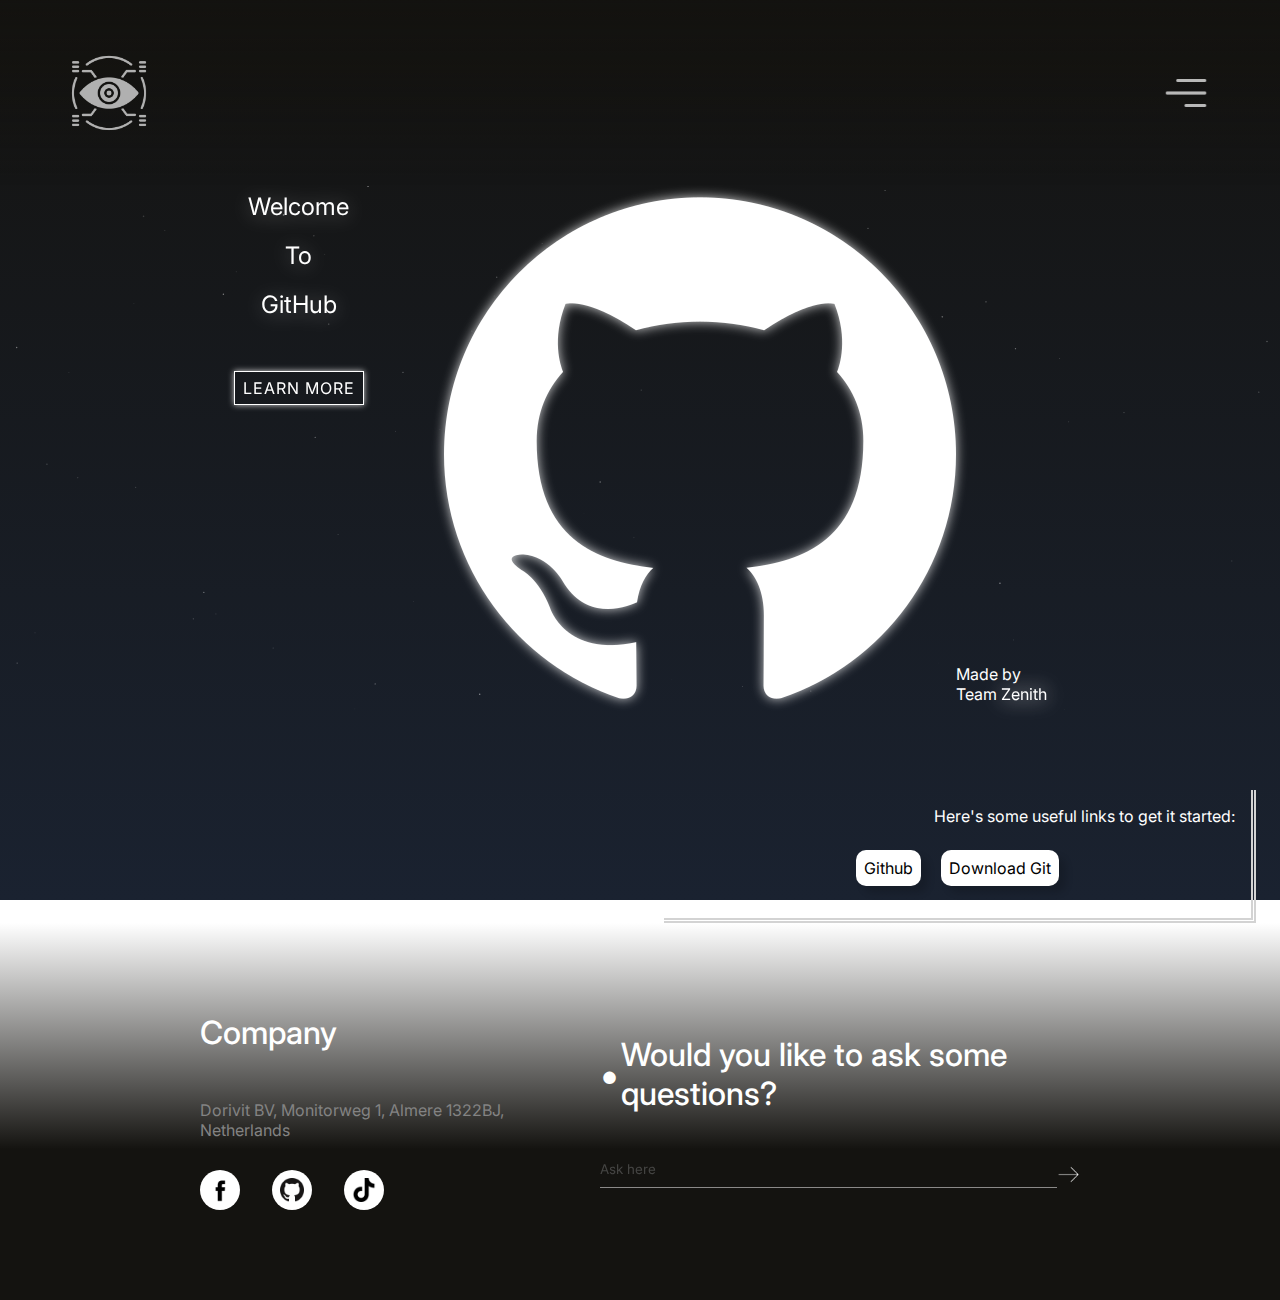
<file: index.html>
<!DOCTYPE html>
<html lang="en">

<head>
    <meta charset="UTF-8">
    <meta name="viewport" content="width=device-width, initial-scale=1.0">

    <link rel="stylesheet" href="./styles/general.css">
    <link rel="stylesheet" href="./styles/header.css">
    <link rel="stylesheet" href="./styles/header-media.css">
    <link rel="stylesheet" href="./styles/index.css">
    <link rel="stylesheet" href="./styles/index-media.css">
    <link rel="stylesheet" href="./styles/body-index.css">
    <link rel="stylesheet" href="./styles/footer.css">

    <script src="https://cdn.jsdelivr.net/npm/gsap@3.12.5/dist/gsap.min.js" defer></script>
    <script src="./scripts/header.js" defer></script>

    <title>GitHub Guide</title>
</head>

<body>
    <header class="header">
        <a href="./index.html">
            <div class="logo"></div>
        </a>
        <div class="button-menu">
            <ul class="menu">
                <li><a href="./project-page.html">
                        <h2 class="underline-animation">Project</h2>
                    </a></li>
                <li><a href="./changes.html">
                        <h2 class="underline-animation">Adding Changes</h2>
                    </a></li>
                <li><a href="./branches.html">
                        <h2 class="underline-animation">Branching</h2>
                    </a></li>
                <li><a href="./about-us.html">
                        <h2 class="underline-animation">About us</h2>
                    </a></li>
            </ul>
            <div class="menu-toggle"></div>
        </div>
    </header>
    <div class="main-container">
        <div id="bg"></div>
        <div class="welcome-container">
            <h3>Welcome</h3>
            <h2>To</h2>
            <h1>GitHub</h1>
            <div class="button-container">
                <a href="https://docs.github.com/en" target="_blank"><button>Learn More</button></a>
            </div>
        </div>
        <div class="image-container">
            <img class="github-logo" src="./images/homepage/github-logo.png" alt="">
            <div class="team-container mobile">
                <h3>Made by</h3>
                <h1>Team <span>Zenith</span></h3>
            </div>
        </div>

        <div class="team-container">
            <h3>Made by</h3>
            <h1>Team <span>Zenith</span></h3>
        </div>
    </div>

    <main class="main">
        <div class="getStarted">
            <div class="getStarted-grid">
                <div class="pt1">
                    <h2 class="welcome-message">Welcome to the ultimate Github guide!</h2>
                    <p>Here's some useful links to get it started:</p>
                </div>
                <div class="pt2">
                    <a href="https://github.com/" target="_blank">Github</a>
                    <div class="github-docs"><a href="https://docs.github.com/en" target="_blank">GitHub Docs</a></div>
                    <a href="https://git-scm.com/downloads" target="_blank">Download Git</a>
                </div>
            </div>
        </div>
        <div class="border"></div>
    </main>

    <footer class="footer">
        <div class="footer-column1">
            <h2>Company</h2>
            <p>Dorivit BV, Monitorweg 1, Almere 1322BJ, Netherlands</p>


            <div class="footer__social-media-links">

                <div class="facebook footer__social__media-item">
                    <a href="https://www.facebook.com/" target="_blank">
                        <img src="./img/facebook.png" alt="facebook" width="24px" height="auto">
                    </a>
                </div>

                <div class="github footer__social__media-item">
                    <a href="https://github.com/DimitarIM/Group-Project_VC/tree/footer" target="_blank">
                        <img src="./img/github.png" alt="inst" width="24px" height="auto">
                    </a>
                </div>

                <div class="tiktok footer__social__media-item">
                    <a href="#" target="_blank">
                        <img src="./img/tiktok.png" alt="tiktok" width="24px" height="auto">
                    </a>
                </div>
            </div>

        </div>

        <div class="footer-column2">

            <form action="mailto: ke1vin.kapustian@gmail.com?subject=My questions" method="POST" enctype="text/plain"
                class="footer__form">
                <label for="question">
                    Would you like to ask some questions?
                </label>

                <div class="footer__form-button">
                    <input name="question" type="text" id="question" autocomplete="off" placeholder="Ask here">
                    <button type="submit">
                        <img src="./img/arrow.png" alt="arrow" width="24px" height="auto">
                    </button>
                </div>
            </form>
        </div>
    </footer>

    <script type="text/javascript" src="scripts/particles.min.js"></script>
    <script type="text/javascript" src="scripts/script.js"></script>
</body>

</html>
</file>
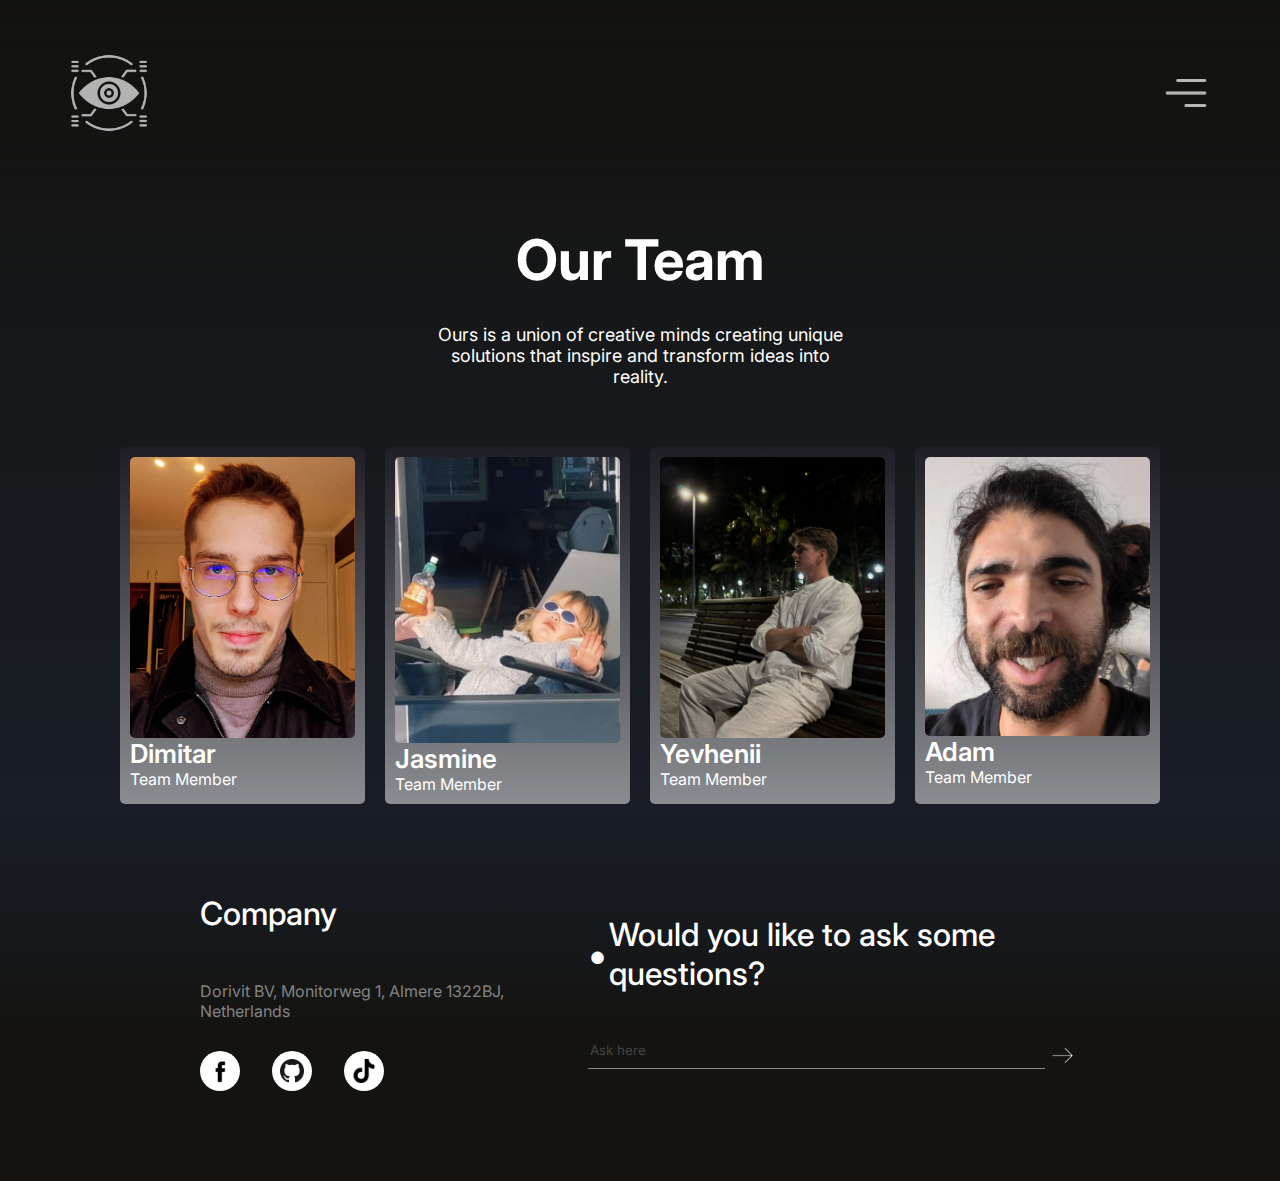
<file: about-us.html>
<!DOCTYPE html>
<html lang="en">
<head>
    <meta charset="UTF-8">
    <meta name="viewport" content="width=device-width, initial-scale=1.0">
    <link rel="stylesheet" href="./styles/about-us.css">
    <link rel="stylesheet" href="./styles/header.css">
    <link rel="stylesheet" href="./styles/header-media.css">
    <link rel="stylesheet" href="./styles/footer.css">

    <script src="https://cdn.jsdelivr.net/npm/gsap@3.12.5/dist/gsap.min.js" defer></script>
    <script src="./scripts/header.js" defer></script>

    <title>Our team</title>
</head>
<body>
    <header class="header">
        <a href="./index.html"><div class="logo"></div></a>
        <div class="button-menu">
            <ul class="menu">
                <li><a href="./project-page.html">
                        <h2 class="underline-animation">Project</h2>
                    </a></li>
                <li><a href="./changes.html">
                        <h2 class="underline-animation">Adding Changes</h2>
                    </a></li>
                <li><a href="./branches.html">
                        <h2 class="underline-animation">Branching</h2>
                    </a></li>
                <li><a href="./about-us.html">
                        <h2 class="underline-animation">About us</h2>
                    </a></li>
            </ul>
            <div class="menu-toggle"></div>
        </div>
    </header>

    <main class="main">
        <div class="main-container">

            <section class="our-team">

                <div class="team-text">
                    <h2>Our Team</h2>
                    <p>Ours is a union of creative minds creating unique solutions that inspire and transform ideas into reality.</p>
                </div>

                
                <div class="team__img-columns">

                        <div class="team-img dimitar">
                            <img src="./img/dimitar.jpeg" alt="">
                            <h3>Dimitar</h3>
                            <p>Team Member</p>
                        </div>
                        <div class="team-img jasmine">
                            <img src="./img/jasmine.jpg" alt="">
                            <h3>Jasmine</h3>
                            <p>Team Member</p>
                        </div>
                    
                        <div class="team-img yevhenii">
                            <img src="./img/yevhenii2x.jpg" alt="">
                            <h3>Yevhenii</h3>
                            <p>Team Member</p>
                        </div>
                        <div class="team-img adam">
                            <img src="./img/adam.jpeg" alt="">
                            <h3>Adam</h3>
                            <p>Team Member</p>
                        </div>

                </div>
    

            </section>

        </div>
    </main>

    <footer class="footer">
        <div class="footer-column1">
            <h2>Company</h2>
            <p>Dorivit BV, Monitorweg 1, Almere 1322BJ, Netherlands</p>

            
                <div class="footer__social-media-links">
                                    
                     <div class="facebook footer__social__media-item">
                         <a href="https://www.facebook.com/" target="_blank">
                             <img src="./img/facebook.png" alt="facebook" width="24px" height="auto">
                         </a>
                     </div>

                     <div class="github footer__social__media-item">
                         <a href="https://github.com/DimitarIM/Group-Project_VC/tree/footer" target="_blank">
                             <img src="./img/github.png" alt="inst" width="24px" height="auto">
                         </a>
                     </div>

                     <div class="tiktok footer__social__media-item">
                         <a href="#" target="_blank">
                             <img src="./img/tiktok.png" alt="tiktok" width="24px" height="auto">
                         </a>
                     </div>
                </div>

            </div>

            <div class="footer-column2">

                <form action="mailto: ke1vin.kapustian@gmail.com?subject=My questions" method="POST" enctype="text/plain" class="footer__form">
                    <label for="question">
                        Would you like to ask some questions?
                    </label>
                    
                    <div class="footer__form-button">
                        <input name="question" type="text" id="question" autocomplete="off" placeholder="Ask here">
                        <button type="submit">
                            <img src="./img/arrow.png" alt="arrow" width="24px" height="auto">
                        </button>
                    </div>
                </form>
            </div>
    </footer>
</body>
</html>
</file>
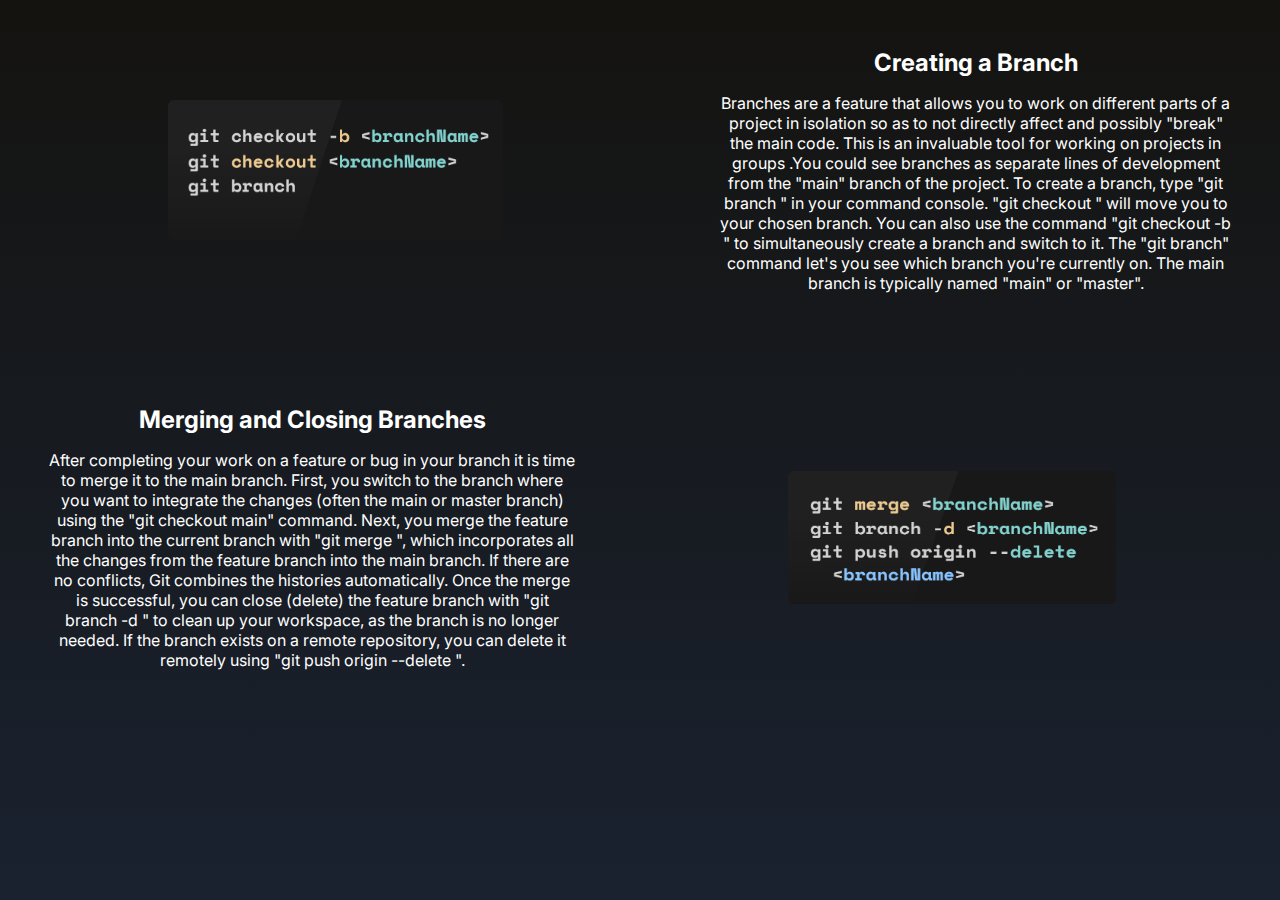
<file: branches.html>
<!DOCTYPE html>
<html lang="en">
<head>
    <meta charset="UTF-8">
    <meta name="viewport" content="width=device-width, initial-scale=1.0">
    <title>Branches</title>
    <link rel="stylesheet" href="./styles/branches-changes.css">
</head>
<body>
    <div class="container">
        <div class="image">
            <img src="./images/branches_1.png" alt="Commands for Creating Branches">
        </div>
        <div class="text">
            <p>
                <span class="title-text">Creating a Branch</span><br>
                Branches are a feature that allows you to work on different parts of a project in isolation so as to not directly affect and possibly "break" the main code. This is an invaluable tool for working on projects in groups .You could see branches as separate lines of development from the "main" branch of the project. To create a branch, type "git branch <branch-name>" in your command console. "git checkout <branch-name>" will move you to your chosen branch. You can also use the command "git checkout -b <branch-name>" to simultaneously create a branch and switch to it. The "git branch" command let's you see which branch you're currently on. The main branch is typically named "main" or "master".
            </p>
        </div>
    </div>
    <div class="container">
        <div class="text">
            <p>
                <span class="title-text">Merging and Closing Branches</span><br>
                After completing your work on a feature or bug in your branch it is time to merge it to the main branch. First, you switch to the branch where you want to integrate the changes (often the main or master branch) using the "git checkout main" command. Next, you merge the feature branch into the current branch with "git merge <branch-name>", which incorporates all the changes from the feature branch into the main branch. If there are no conflicts, Git combines the histories automatically. Once the merge is successful, you can close (delete) the feature branch with "git branch -d <branch-name>" to clean up your workspace, as the branch is no longer needed. If the branch exists on a remote repository, you can delete it remotely using "git push origin --delete <branch-name>".
            </p>
        </div>
            <div class="image">
                <img src="./images/branches_2.png" alt="Merging and Closing Branches">
            </div>
    </div>
</body>
</html>
</file>
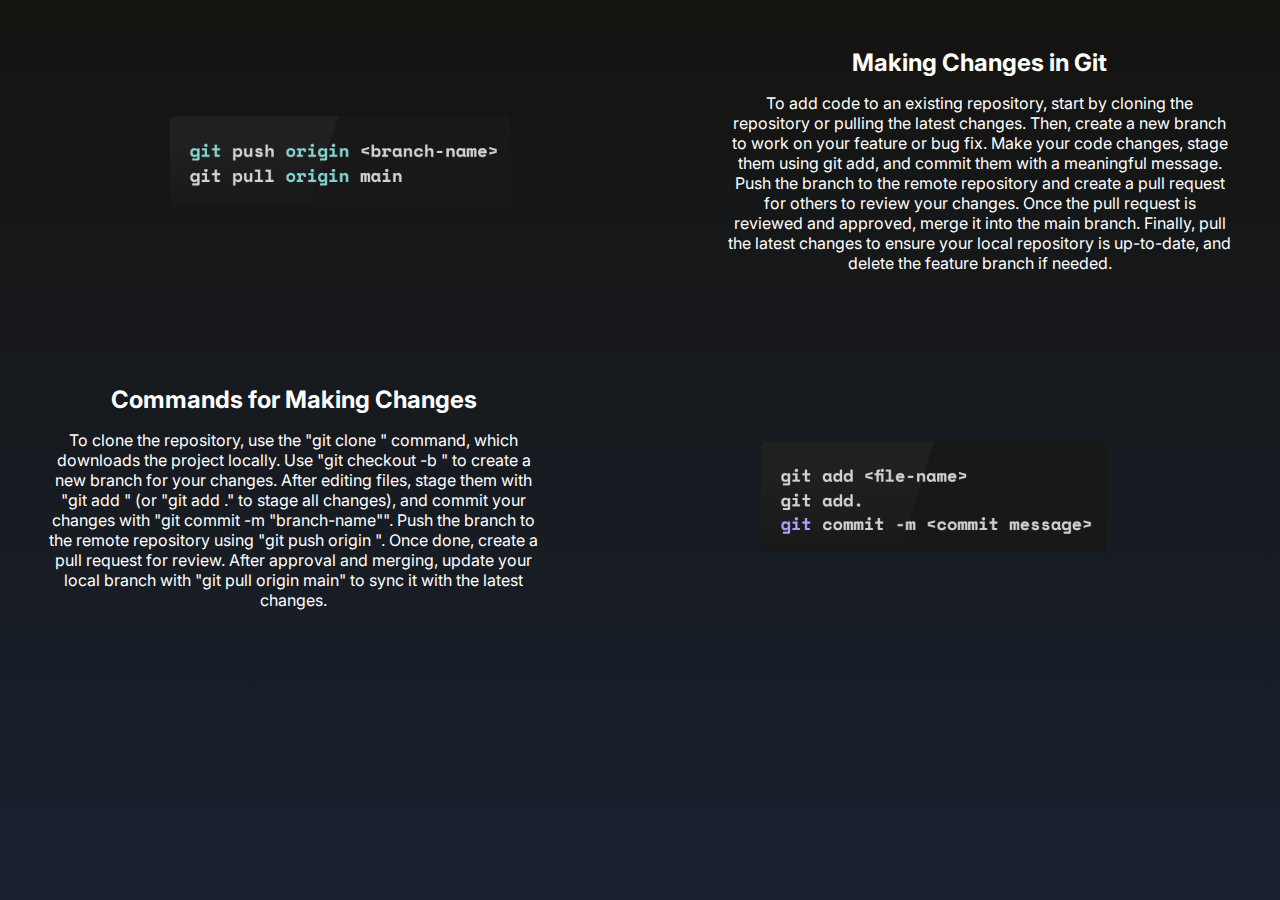
<file: changes.html>
<!DOCTYPE html>
<html lang="en">
<head>
    <meta charset="UTF-8">
    <meta name="viewport" content="width=device-width, initial-scale=1.0">
    <title>Changes</title>
    <link rel="stylesheet" href="./styles/branches-changes.css">
</head>
<body>
    <div class="container">
        <div class="image">
            <img src="./images/changes__1.png" alt="Commands for Creating Branches">
        </div>
        <div class="text">
            <p>
                <span class="title-text">Making Changes in Git</span><br>
                To add code to an existing repository, start by cloning the repository or pulling the latest changes. Then, create a new branch to work on your feature or bug fix. Make your code changes, stage them using git add, and commit them with a meaningful message. Push the branch to the remote repository and create a pull request for others to review your changes. Once the pull request is reviewed and approved, merge it into the main branch. Finally, pull the latest changes to ensure your local repository is up-to-date, and delete the feature branch if needed.
            </p>
        </div>
    </div>
    <div class="container">
        <div class="text">
            <p>
                <span class="title-text">Commands for Making Changes</span><br>
                To clone the repository, use the "git clone <repository-url>" command, which downloads the project locally. Use "git checkout -b <branch-name>" to create a new branch for your changes. After editing files, stage them with "git add <file-name>" (or "git add ." to stage all changes), and commit your changes with "git commit -m "branch-name"". Push the branch to the remote repository using "git push origin <branch-name>". Once done, create a pull request for review. After approval and merging, update your local branch with "git pull origin main" to sync it with the latest changes.
            </p>
        </div>
        <div class="image">
            <img src="./images/changes__2.png" alt="Commands for Making Changes">
        </div>
    </div>
</body>
</html>
</file>
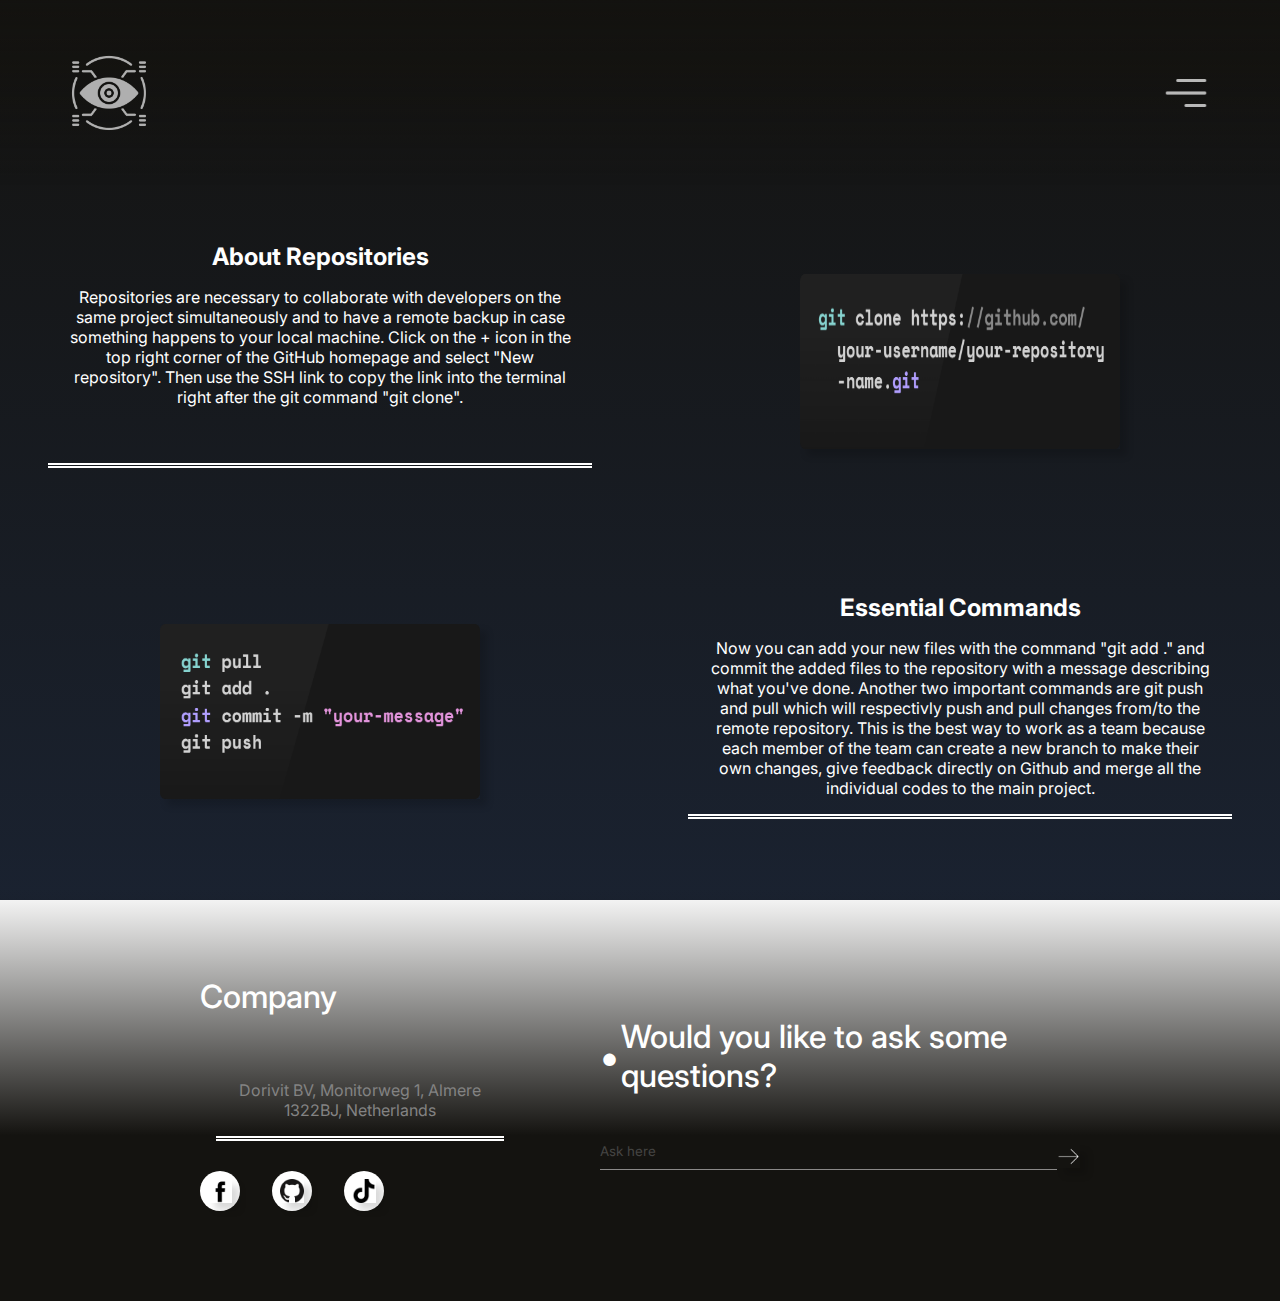
<file: project-page.html>
<!DOCTYPE html>
<html lang="en">
<head>
    <meta charset="UTF-8">
    <meta name="viewport" content="width=device-width, initial-scale=1.0">

    <link rel="stylesheet" href="styles/project-page.css">
    <link rel="stylesheet" href="./styles/general.css">
    <link rel="stylesheet" href="./styles/header.css">
    <link rel="stylesheet" href="./styles/header-media.css">
    <link rel="stylesheet" href="./styles/footer.css">

    <script src="https://cdn.jsdelivr.net/npm/gsap@3.12.5/dist/gsap.min.js" defer></script>
    <script src="./scripts/header.js" defer></script>

    <title>Document</title>
</head>
<body>
    <header class="header">
        <a href="./index.html"><div class="logo"></div></a>
        <div class="button-menu">
            <ul class="menu">
                <li><a href="./project-page.html">
                        <h2 class="underline-animation">Project</h2>
                    </a></li>
                <li><a href="./changes.html">
                        <h2 class="underline-animation">Adding Changes</h2>
                    </a></li>
                <li><a href="./branches.html">
                        <h2 class="underline-animation">Branching</h2>
                    </a></li>
                <li><a href="./about-us.html">
                        <h2 class="underline-animation">About us</h2>
                    </a></li>
            </ul>
            <div class="menu-toggle"></div>
        </div>
    </header>

    <div class="container">
        <div class="image">
            <img src="images/image (1).png" alt="" height="100%" width="100%">
        </div>
        <div class="text">
            <span class="title-text">About Repositories</span><br>
            <p class="paragraph1">
                Repositories are necessary to collaborate with developers on the same project simultaneously and to have a remote backup in case something happens to your local machine.
                Click on the + icon in the top right corner of the GitHub homepage and select "New repository". Then use the SSH link to copy the link into the terminal right after the git command "git clone". 
            </p>
        </div>
        <div class="empty-div"></div>
        <div class="image2">
            <img src="images/image (2).png" alt="" height="100%" width="100%">
        </div>
        <div class="text2">
            <span class="title-text2">Essential Commands</span><br>
            <p class="paragraph2"> 
                Now you can add your new files with the command "git add ." and commit the added files to the repository with a message describing what you've done.
                Another two important commands are git push and pull which will respectivly push and pull changes from/to the remote repository.          
                This is the best way to work as a team because each member of the team can create a new branch to make their own changes, give feedback directly on Github and merge all the individual codes to the main project.
            </p>        
        </div>
    </div>

    <footer class="footer">
        <div class="footer-column1">
            <h2>Company</h2>
            <p>Dorivit BV, Monitorweg 1, Almere 1322BJ, Netherlands</p>

            
                <div class="footer__social-media-links">
                                    
                     <div class="facebook footer__social__media-item">
                         <a href="https://www.facebook.com/" target="_blank">
                             <img src="./img/facebook.png" alt="facebook" width="24px" height="auto">
                         </a>
                     </div>

                     <div class="github footer__social__media-item">
                         <a href="https://github.com/DimitarIM/Group-Project_VC/tree/footer" target="_blank">
                             <img src="./img/github.png" alt="inst" width="24px" height="auto">
                         </a>
                     </div>

                     <div class="tiktok footer__social__media-item">
                         <a href="#" target="_blank">
                             <img src="./img/tiktok.png" alt="tiktok" width="24px" height="auto">
                         </a>
                     </div>
                </div>

            </div>

            <div class="footer-column2">

                <form action="mailto: ke1vin.kapustian@gmail.com?subject=My questions" method="POST" enctype="text/plain" class="footer__form">
                    <label for="question">
                        Would you like to ask some questions?
                    </label>
                    
                    <div class="footer__form-button">
                        <input name="question" type="text" id="question" autocomplete="off" placeholder="Ask here">
                        <button type="submit">
                            <img src="./img/arrow.png" alt="arrow" width="24px" height="auto">
                        </button>
                    </div>
                </form>
            </div>
    </footer>
</body>
</html>
</file>
<file: styles/general.css>
@import url('https://fonts.googleapis.com/css2?family=Oswald:wght@200..700&display=swap');
@import url('https://fonts.googleapis.com/css2?family=Inter:ital,opsz,wght@0,14..32,100..900;1,14..32,100..900&display=swap');


* {
    box-sizing: border-box;
    margin: 0;
    padding: 0;
    color: white;
}

html, body {
    height: 100%;
}

body {
    background:rgb(26, 34, 48);
    background: linear-gradient(0deg, rgba(26,34,48,1) 0%, rgba(20,19,16,1) 100%);
    background-attachment: fixed;
    font-family:Inter, Arial;
    display: flex;
    flex-direction: column;
}
</file>
<file: styles/header.css>
.header {
    width: 100%;
    display: flex;
    justify-content: space-between;
    align-items: center;
    background: linear-gradient(0deg, transparent 0%, rgba(20,19,16,1) 100%);
    opacity: 0.7;
    padding: 3rem 4rem;
    z-index: 100;
}

.logo {
    width: 90px;
    height: 90px;
    background: url(../images/header/icons/smart-lens.png);
    background-repeat: no-repeat;
    background-size: 80px;
    background-position: center;
    cursor: pointer;
    animation: float 6s linear infinite;
    transition: background-size 0.20s;
}

.logo:hover {
    animation-play-state: paused;
    background-size: 85px
}

.pulse {
    position: absolute;
    pointer-events: none;
    width: 140px;
    height: 140px;
    border:3px solid white;
    border-radius: 70px;
    opacity: 1;
    animation: expand 0.5s linear forwards;
    left: -25px;
    top: -25px;
}

.button-menu{
    display: flex;
    justify-content: center;
    justify-items: center;
}

.menu-toggle {
    display: block;
    width: 60px;
    height: 60px;
    background: url(../images/header/icons/menu-header.png);
    background-repeat: no-repeat;
    background-size: 50px;
    background-position: center;
    transition: background-size 0.15s;
    cursor: pointer;
}

.menu-toggle:hover {
    background-size: 55px;
}

.menu-toggle.active {
    background: url(../images/header/icons/cross.png);
    background-repeat: no-repeat;
    background-size: 35px;
    background-position: center;
    transition: background-size 0.15s;
    cursor: pointer;
}

.menu-toggle.active:hover {
    background-size: 40px;
}

.menu {
    display: flex;
    justify-content: center;
    align-items: center;
    padding-right: 30px;
    font-size: 18px;
    padding-bottom: 4px;
    opacity: 0;
    pointer-events: none;
    transition: opacity 0.5s;
}

.menu.active {
    opacity: 1;
    pointer-events: all;
}

.menu li {
    list-style: none;
    padding-right: 12px;
    letter-spacing: 1px;
    text-transform: uppercase;
}

.underline-animation {
    display: inline-block;
    position: relative;
}

.underline-animation::after {
    content: '';
    position: absolute;
    width: 100%;
    transform: scaleX(0);
    height: 2px;
    bottom: 0;
    left: 0;
    background-color: white;
    transform-origin: bottom center;
    transition: transform 0.25s ease-out;
}

.underline-animation:hover::after {
    transform: scaleX(1);
  }

.underline-animation:hover::after {
    transform-origin: bottom center;
}

.menu li a {
    display: inline-block;
    text-decoration: none;

    transform: scale(0.9);
    color: white;
    transition: all 0.3s;
}

.menu li a:hover {
    transform: scale(1);
}
@keyframes float {
    0% 
    {
        transform: translateY(0px)
    }

    50% {
        transform: translateY(8px)
    }
}

@keyframes expand {
    0% 
    {
        opacity: 0;
        transform: scale(0.2);
    }

    50% {
        opacity: 1;
        transform: scale(1);
    }

    100% {
        opacity: 0;
        transform: 0;
        transform: scale(2);
    }
}
</file>
<file: styles/header-media.css>
@media (max-width: 885px) {
    .header {
        padding: 3rem 2rem;
    }

    .logo {
        width: 70px;
        height: 70px;
        background-size: 60px;
    }

    .logo:hover {
        background-size: 65px;
    }

    .pulse {
        width: 100px;
        height: 100px;
        border-radius: 50px;
        left: -15px;
        top: -15px;
    }

    .menu-toggle {
        width: 50px;
        height: 50px;
        background-size: 40px;
    }

    .menu-toggle:hover {
        background-size: 45px;
    }

    .menu-toggle.active {
        background-size: 25px;
    }

    .menu-toggle.active:hover {
        background-size: 30px;
    }

    .menu {
        font-size: 15px;
        padding-right: 10px;
    }

    .menu li {
        padding-right:4px;
        letter-spacing: 1px;
    }
}

@media (max-width: 665px) {
    .header {
        padding: 2rem 1rem;
    }

    .logo {
        width: 60px;
        height: 60px;
        background-size: 50px;
    }

    .logo:hover {
        background-size: 55px;
    }

    .pulse {
        width: 90px;
        height: 90px;
        border-radius: 45px;
        left: -15px;
        top: -15px;
    }

    .menu-toggle {
        width: 40px;
        height: 40px;
        background-size: 30px;
    }

    .menu-toggle:hover {
        background-size: 35px;
    }

    .menu-toggle.active {
        background-size: 20px;
    }

    .menu-toggle.active:hover {
        background-size: 25px;
    }

    .menu {
        font-size: 12px;
        padding-right: 8px;
    }

    .menu li {
        padding-right:2px;
        letter-spacing: 0.5px;
    }
}

@media (max-width: 490px) {
    .header {
        padding: 2rem 1rem;
    }

    .logo {
        width: 40px;
        height: 40px;
        background-size: 30px;
    }

    .logo:hover {
        background-size: 35px;
    }

    .pulse {
        width: 70px;
        height: 70px;
        border-radius: 35px;
        left: -15px;
        top: -15px;
    }

    .menu-toggle {
        width: 30px;
        height: 30px;
        background-size: 20px;
    }

    .menu-toggle:hover {
        background-size: 25px;
    }

    .menu-toggle.active {
        background-size: 10px;
    }

    .menu-toggle.active:hover {
        background-size: 15px;
    }

    .menu {
        font-size: 10px;
        padding-right: 4px;
    }

    .menu li {
        padding-right:1px;
        letter-spacing: 0.5px;
    }
}

@media (max-width: 490px) {
    .header {
        padding: 2rem 1rem;
    }

    .logo {
        width: 40px;
        height: 40px;
        background-size: 30px;
    }

    .logo:hover {
        background-size: 35px;
    }

    .pulse {
        width: 70px;
        height: 70px;
        border-radius: 35px;
        left: -15px;
        top: -15px;
    }

    .menu-toggle {
        width: 30px;
        height: 30px;
        background-size: 20px;
    }

    .menu-toggle:hover {
        background-size: 25px;
    }

    .menu-toggle.active {
        background-size: 10px;
    }

    .menu-toggle.active:hover {
        background-size: 15px;
    }

    .menu {
        font-size: 7px;
        padding-right: 4px;
    }

    .menu li {
        padding-right:1px;
        letter-spacing: 0.5px;
    }
}
</file>
<file: styles/index.css>
.main-container{
    position:relative;
    display: flex;
    width: 100%;
    height: 100%;
    justify-content: center;
    padding: 6px;
}

#bg {
    position: absolute;
    top: 0;
    bottom: 0;
    left: 0;
    right: 0;
    z-index: 0;
}

.welcome-container {
    display: flex;
    flex-direction: column;
    gap: 20px;
    padding-right: 5rem;
    align-items: center;
    font-size: 1.5rem;
    white-space:nowrap;
}

.welcome-container h1, .welcome-container h2, .welcome-container h3 {
    filter: drop-shadow(0 2px 10px rgba(255, 255, 255, 0.3)); 
}

.welcome-container button {
    position: relative;
    background-color: transparent;
    border: 1px solid;
    margin-top: 2rem;
    font-size: 1rem;
    padding: 6px 8px;
    text-transform: uppercase;
    letter-spacing: 1px;
    box-shadow: 0 0 6px rgba(255, 255, 255, 0.8);
    transition: 0.4s;
    cursor: pointer;
}

.welcome-container button:hover {
    box-shadow: 0 0 10px rgba(255, 255, 255, 0.8);
}

.image-container {
    z-index: -1;
    position: relative;
}

.github-logo {
    width: 100%;
    height: auto;
    margin-right: auto;
    margin-left: auto;
    display: inline-block;
    z-index: -1;
    filter: drop-shadow(0 0 6px rgba(255, 255, 255, 0.8));
}

.team-container {
    display: flex;
    flex-direction: column;
    justify-content: end;
}

.team-container.mobile {
    display: none;
    position: absolute;
    flex-direction: column;
    justify-content: end;
    bottom: 0;
    right: 0;
}

.team-container h1 span {
    filter: drop-shadow(0 0 10px rgba(255,255,255, 0.8));
    animation: glow 5s infinite;
}

.button-container {
    display: flex;
    justify-content: center;
}

@keyframes glow {
    0% {
        filter: drop-shadow(0 0 10px rgba(255,255,255, 0.8));
    }

    50% {
        filter: drop-shadow(0 0 20px rgba(255,255,255, 0.8));
    }

}
</file>
<file: styles/index-media.css>
@media (max-width: 970px) {
    .welcome-container {
        gap: 16px;
        padding-right: 1.5rem;
        font-size: 1rem;
    }
    .welcome-container button {
        margin-top: 0.5rem;
        font-size: 0.6rem;
        padding: 6px 8px;
    }
}

@media (max-width: 830px) {
    .welcome-container {
        gap: 16px;
        padding-right: 0;
        font-size: 0.8rem;
    }
    .welcome-container button {
        margin-top: 0.5rem;
        font-size: 0.5rem;
        padding: 6px 8px;
    }
}

@media (max-width: 781px) {
    .welcome-container {
        display: none;
    }
    .team-container {
        display: none;
    }
    .team-container.mobile {
        display: flex;
    }
}

@media (max-width: 566px) {
    .team-container.mobile {
        display: flex;
        font-size: 0.65rem;
    }
}
</file>
<file: styles/body-index.css>
.getStarted {
    display: grid;
    margin-top: 56px;
}

.pt1 {
    text-align: right;
}

.welcome-message {
    display: none;
}

.github-docs {
    display: none;
}


.pt2 a {
    display: inline-block;
    background-color: white;
    box-shadow: 7px 7px 7px rgba(0, 0, 0, 0.15);
    color: black;
    text-decoration: none;
    border-radius: 10px;
    margin: 8px;
    padding: 8px;
}

.pt2 a:hover {
    font-weight: bold;
}

.pt2 {
    margin-top: 16px;
    margin-bottom: 8px;
    text-align: center;
}

.border {
    display: none;
}

@media screen and (min-width: 781px){

    .getStarted {
        grid-template: 1fr / repeat(2, 1fr);
        grid-template-areas: ". text";
    }
    
    .getStarted-grid {
        border-right: #d3d3d3 double 5px;
        border-bottom: #d3d3d3 double 5px;
        grid-area: text;
        margin: 24px 24px 0 24px;
        padding: 16px;
    }
}

@media screen and (max-width: 781px){

    .getStarted {
        grid-template: 1fr / 1fr;
    }

    .getStarted-grid {
        border-right: none;
        border-bottom: none;
        justify-self: center;
    }

    .pt1 {
        text-align: center;
    }

    .welcome-message {
        display: block;
    }

    .github-docs {
        display: inline-block;
    }

    .border {
        border-bottom: #d3d3d3 double 5px;
        display: block;
        margin: auto;
        width: 70%;
    }
}
</file>
<file: styles/footer.css>
@import url('https://fonts.googleapis.com/css2?family=Inter:ital,opsz,wght@0,14..32,100..900;1,14..32,100..900&display=swap');

* {
    margin: 0;
    font-family: "Inter", sans-serif;
}



*,
*::before,
*::after {
	box-sizing: border-box;
}

/* Links */

a, a:link, a:visited  {
    text-decoration: none;
}

a:hover  {
    text-decoration: none;
}

/* Common */

aside, nav, footer, header, section, main {
	display: block;
}


h1, h2, h3, h4, h5, h6, p {
    font-size: inherit;
	font-weight: inherit;
}

ul, ul li {
	list-style: none;
}

img {
	vertical-align: top;
}

img, svg {
	max-width: 100%;
	
}

button, input[type="submit"] {
    display: inline-block;
    box-shadow: none;
    background-color: transparent;
    background: none;
    cursor: pointer;
}

/* Form */

input:focus, input:active,
button:focus, button:active, textarea:focus {
    outline: none;
}


/* Footer */

.footer {
    background:rgb(26, 34, 48);
    background: linear-gradient(0deg, rgba(20,19,16,1) 0%, rgb(20, 19, 16) 40%, transparent 100%); 
    padding: 90px 200px 90px 200px;
    display: flex;
    justify-content: space-between;
    gap: 222px;
}

.footer-column1 h2 {
    font-size: 32px;
    font-weight: 500;
    color: rgba(255, 255, 255, 1);
}

.footer-column1 p {
    font-size: 16px;
    font-weight: 400;
    color: rgba(131, 131, 131, 1);
    margin-top: 48px;
}

.footer__social-media-links {
    display: flex;
    gap: 2rem;
    margin-top: 30px;
}

.footer__social__media-item {
    background-color: rgba(255, 255, 255, 1);
    width: 40px;
    height: 40px;
    display: flex;
    align-items: center;
    justify-content: center;
    border-radius: 50px;
}

.footer-column2 {
    display: flex;
    align-items: center;
}

.footer__form-button {
    display: flex;
    flex-wrap: nowrap;
}

.footer__form-button input {
    width: 30rem;
    border: none;
    border-bottom: solid 1px white;
    padding-bottom: 10px;
    background-color: transparent;
    opacity: 0.5;
    color: white;
}



.footer__form button {
    border: none;
}

.footer__form label {
    font-size: 32px;
    font-weight: 500;
    display: flex;
    align-items: center;
    color: rgba(255, 255, 255, 1);
    margin-bottom: 3rem;
}

.footer__form label::before {
    background: var(--color-dark-gray);
    font-size: 2.5rem;
    content: "•";
    display: inline-block;
    margin-right: .625rem;
    width: .7rem;
}

@media screen and (max-width: 1300px) {
    .footer {
        gap: 5rem;
    }
}

@media screen and (max-width: 1158px) {
    .footer {
        padding: 50px 100px 50px 100px;
    }
}

@media screen and (max-width: 958px) {
    .footer {
        padding: 50px 50px 50px 50px;
        gap: 2rem;
    }
}

@media screen and (max-width: 810px) {
    .footer {
        display: flex;
        flex-direction: column;
    }

    .footer-column2 {
        margin-top: 30px;
    }
}

@media screen and (max-width: 600px) {
    .footer-column1 h2 {
        font-size: 28px;
    }
    
    .footer-column1 p {
        font-size: 14px;
    }

    .footer__social__media-item {
        width: 30px;
        height: 30px;
    }

    .footer__form label {
        font-size: 25px;
    }

    .footer__form-button input {
        width: 20rem;
    }
}

@media screen and (max-width: 436px) {
    .footer-column1 h2 {
        font-size: 23px;
    }
    
    .footer-column1 p {
        font-size: 14px;
    }

    .footer__social__media-item {
        width: 30px;
        height: 30px;
    }

    .footer__form label {
        font-size: 22px;
    }

    .footer__form-button input {
        width: 16rem;
    }


}
</file>
<file: styles/about-us.css>
@import url('https://fonts.googleapis.com/css2?family=Poppins:ital,wght@0,100;0,200;0,300;0,400;0,500;0,600;0,700;0,800;0,900;1,100;1,200;1,300;1,400;1,500;1,600;1,700;1,800;1,900&display=swap');

html {
    width: 100%;
}

body {
    width: 100%;
    min-height: 100%;
    background:rgb(26, 34, 48);
    background: linear-gradient(0deg, rgba(26,34,48,1) 0%, rgba(20,19,16,1) 100%);
}

* {
	margin: 0px;
    font-family: "Poppins", sans-serif;
    box-sizing: border-box;
}

*,
*::before,
*::after {
	box-sizing: border-box;
}

/* Links */

a, a:link, a:visited  {
    text-decoration: none;
}

a:hover  {
    text-decoration: none;
}

/* Common */

aside, nav, footer, header, section, main {
	display: block;
}


h1, h2, h3, h4, h5, h6, p {
    font-size: inherit;
	font-weight: inherit;
}

ul, ul li {
	list-style: none;
}

img {
	vertical-align: top;
}

img, svg {
	max-width: 100%;
	
}

button, input[type="submit"] {
    display: inline-block;
    box-shadow: none;
    background-color: transparent;
    background: none;
    cursor: pointer;
}

address {
  font-style: normal;
}

.menu a {
    color: rgba(51, 51, 51, 1);
}


/* Form */

input:focus, input:active,
button:focus, button:active, textarea:focus {
    outline: none;
}


.menu-toggle,
.submenu-toggle {
    display: none;
}



/* Main */

.main-container {
    padding-top: 40px;
    margin-left: 120px;
    margin-right: 120px;
    transition: all 0.3s ease-in-out;
}


/* Team text */

.team-text {
    display: flex;
    flex-direction: column;
    align-items: center;
    gap: 30px;
}

.team-text h2 {
    font-size: 56px;
    font-weight: 700;
    color: white;
    transition: all 0.3s ease-in-out;
}

.team-text p {
    font-size: 18px;
    font-weight: 400;
    color: white;
    width: 40%;
    text-align: center;
    transition: all 0.3s ease-in-out;
}


/* Team Img */


.team__img-columns {
    margin-top: 60px;
    display: flex;
    justify-content: space-around;
    gap: 20px;
    justify-items: center;
}

.team-img {
    width: 400px;
    height: auto;
    background: linear-gradient(0deg, rgba(255, 255, 255, 0.493) 0%, rgb(31, 29, 37) 100%);
    padding: 10px 10px;
    border-radius: 5px;
    display: flex;
    flex-direction: column;
    transition: all 0.3s ease-in-out;

}

.team-img:hover {
    transform: scale(1.03);
}

.team-img h3 {
    font-size: 26px;
    font-weight: 600;
    color: white;
}

.team-img p {
    font-size: 16px;
    font-weight: 400;
    color: white;
}

.team-img > img {
    border-radius: 5px;
}
    

@media screen and (max-width: 1268px) {
    
    .team__img-columns {
        display: grid;
        grid-template-columns: repeat(2, 1fr);
        grid-template-rows: repeat(2, 1fr);
    }

}
    

@media screen and (max-width: 1068px) {
    .main-container {
        margin-left: 30px;
        margin-right: 30px;
    }
}

@media screen and (max-width: 882px) {
    .team-img {
        width: 300px;
    }

    .team-text h2 {
        font-size: 50px;
    }
    
    .team-text p {
        font-size: 16px;
        width: 60%;
    }
}


@media screen and (max-width: 678px) {
    .team__img-columns {
        grid-template-columns: repeat(1, 1fr);
        grid-template-rows: repeat(1, 1fr);
    }

    .team-img {
        width: 450px;
    }

    .team-text h2 {
        font-size: 46px;
    }
    
    .team-text p {
        font-size: 14px;
        width: 80%;
    }
}

@media screen and (max-width: 514px) {
    .team-img {
        width: 350px;
    }
}

@media screen and (max-width: 414px) {
    .team-img {
        width: 300px;
    }
}
</file>
<file: styles/branches-changes.css>
@import url('https://fonts.googleapis.com/css2?family=Inter:ital,opsz,wght@0,14..32,100..900;1,14..32,100..900&display=swap');

* {
    box-sizing: border-box;
}

html {
    min-height: 100vh;
}

body {
    color: white;
    display: flex;
    flex-direction: column;
    font-family: inter;
    margin: 0;
    min-height: 100%;
    background:rgb(26, 34, 48);
    background: linear-gradient(0deg, rgba(26,34,48,1) 0%, rgba(20,19,16,1) 100%); 
}

.text {
    grid-area: text;
    padding: 16px;
    margin: 16px;
    text-align: center;
}

.text p {
    margin: 8px;
    padding: 8px;
}

.text2 {
    flex-direction: column;
    text-align: center;
    margin: 16px;
    padding: 16px;
}

.title-text {
    display: inline-block;
    font-size: 1.5rem;
    font-weight: bold;
    margin-bottom: 16px;
}

.text2 p {
    margin: 0px 16px 16px 16px;
    padding: 16px;
}

@media screen and (max-width: 768px) {
    .container {
        display: grid;
        grid-template: 2fr 1fr / 1fr;
        grid-template-areas: 
            "text"
            "image"
            "text2"
            "image2";
    }

    .image img {
        grid-area: image;
        width: 100%;
        height: auto;
    }

    .image2 img {
        grid-area: image2;
        width: 100%;
        height: auto;
    }

    .text {
        grid-area: text;
        padding: 16px;
        margin: 16px;
        text-align: center;
    }

    .text2 {
        grid-area: text2;
        flex-direction: column;
        text-align: center;
        margin: 16px;
        padding: 16px;
    }
   
}

@media screen and (min-width: 769px) {
    .container {
        /* display: grid;
        grid-template: 1fr / 2fr / repeat(2, 1fr);
        grid-template-areas: 
            "text image"
            "image2 text2"; */
        display: flex;
        flex-direction: row;
        align-items: center;
        justify-content: space-evenly;
        padding-bottom:  16px;
    }

    .image {
        display: flex;
        justify-content: center;
    }

    /* .image, .image2, .text, .text2 {
        display: grid;
    } */

    .image img {
        grid-area: image;
        width: 50%;
        height: auto;
    }

    .image2 img {
        grid-area: image2;
        width: 50%;
        height: auto;
    }

    .text {
        grid-area: text;
        padding: 16px;
        margin: 16px;
        text-align: center;
        width: 60%;
    }

    .text2 {
        grid-area: text2;
        flex-direction: column;
        text-align: center;
        margin: 16px;
        padding: 16px;
        width: 60%;
    }

}
</file>
<file: styles/project-page.css>
@import url('https://fonts.googleapis.com/css2?family=Inter:ital,opsz,wght@0,14..32,100..900;1,14..32,100..900&display=swap');

* {
    box-sizing: border-box;
    font-family: inter;
}

html {
    height: 100vh;
}

body {
    background:rgb(26, 34, 48);
    background: linear-gradient(0deg, rgba(26,34,48,1) 0%, rgba(20,19,16,1) 100%);
    color: white;
    display: flex;
    flex-direction: column;
    margin: 0;
    min-height: 100%;
}

img {
    box-shadow: 7px 7px 7px rgba(0, 0, 0, 0.15);
}

.text, .text2 {
    padding: 16px;
    margin: 16px;
    grid-template: 0.5fr 2fr / 1fr;
}

p {
    border-bottom: white double 5px;
    margin: 0px 16px 16px 16px;
    padding: 16px;
    text-align: center;
}

.title-text, .title-text2 {
    align-self: flex-end;
    display: inline-block;
    font-size: 1.5rem;
    font-weight: bold;
    text-align: center;
}

.image, .image2, .text, .text2 {
    display: grid;
}

.title-text {
    grid-area: 1 / 1 / 2 / 2;
}

.paragraph1 {
    grid-area: 2 / 1 / 3 / 2;
}

.title-text2 {
    grid-area: 1 / 1 /2 / 2;
}

.paragraph2 {
    grid-area: 2 / 1 / 3 / 2;
}

@media screen and (min-width: 769px) {
    .container {
        display: grid;
        grid-template: 1fr 1fr / repeat(2, 1fr);
        grid-template-areas: 
            "text image"
            "image2 text2";
    }

    .empty-div {
        display: none;
    }

    .image img, .image2 img {
        align-self: center;
        justify-self: center;
    }

    .image, .image2 {
        grid-template: 1fr / 1fr;
        grid-template-areas: "imageimg";
    }

    .image img {
        grid-area: image;
        grid-area: imageimg;
        height: 50%;
        width: 50%;
    }

    .image2 img {
        grid-area: image2;
        grid-area: imageimg;
        height: 50%;
        width: 50%;
    }

    .text {
        grid-area: text;
    }

    .text2 {
        grid-area: text2;
    }
}

@media screen and (max-width: 768px) {
    .container {
        display: flex;
        flex-direction: column;
    }

    .empty-div {
        border-bottom: white double 5px;
        margin: auto;
        order: 3;
        width: 70%;
    }

    .image, .image2 {
        grid-template: 1fr / 1fr;
        grid-template-areas: "imageimg";
        margin: 0px 16px 16px 16px;
    }

    .image img {
        height: 90%;
    }

    .image2 img {
        height: 85%;
    }


    .image img, .image2 img {
        align-self: flex-start;
        grid-area: imageimg;
        justify-self: center;
        width: 85%;
    }

    .image {
        order: 2;
    }

    .image2 {
        order: 5;
    }

    .text, .text2 {
        height: min-content;
        margin: 8px;
        padding: 8px;
    }

    .text {
        order: 1;
    }

    .text2 {
        order: 4;
    }

    p {
        border-bottom: none;
        text-align: justify;
    }
}
</file>
